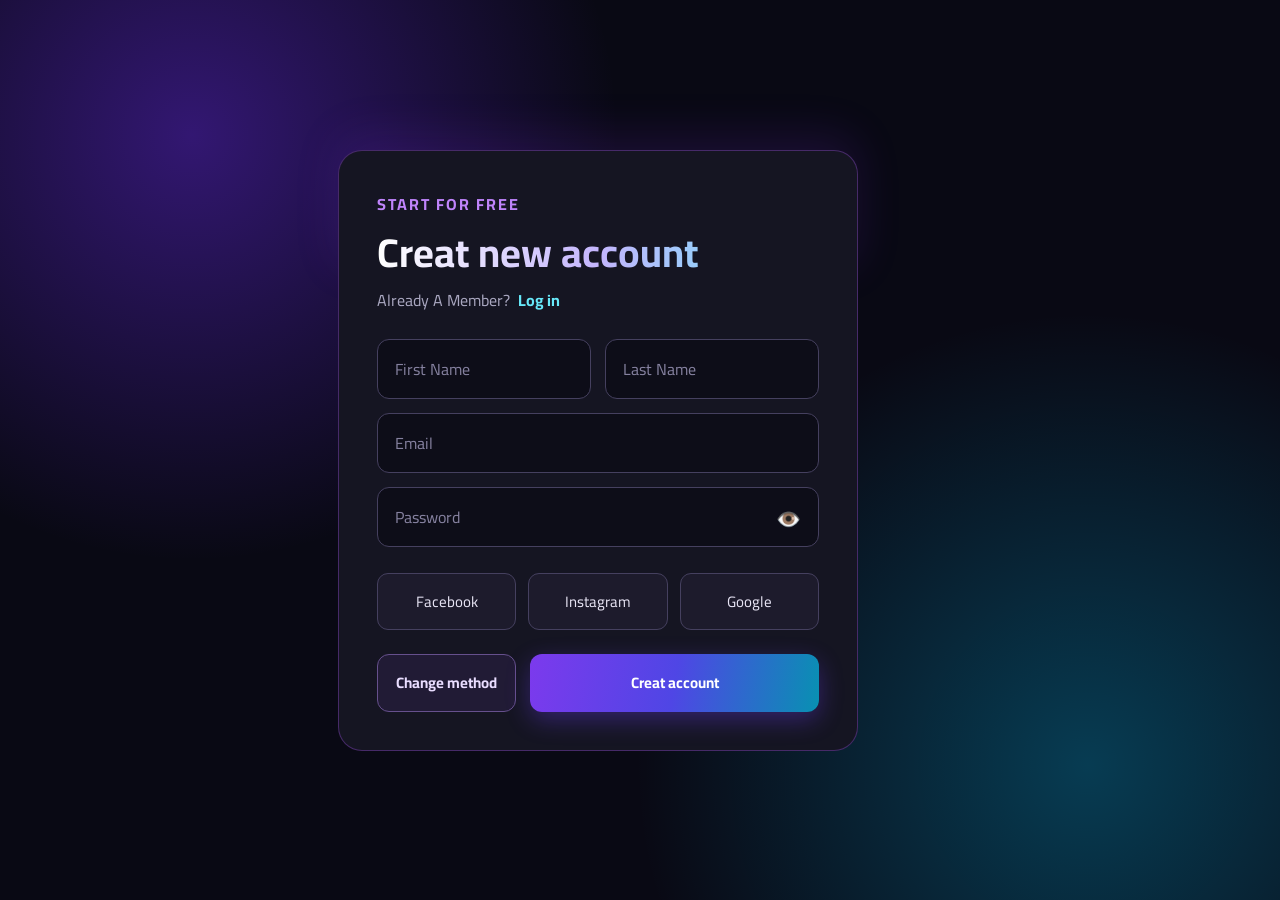
<file: logsign/index.html>
<!DOCTYPE html>
<html lang="en">
<head>
    <meta charset="UTF-8">
    <meta name="viewport" content="width=device-width, initial-scale=1.0">
    <title>Sign UP</title>
    <link rel="stylesheet" href="sign.css">
</head>
<body>
    <form>
    <div class="title">
<h4>Start For Free</h4>
<h2>Creat new account</h2>
    </div>
    <div class="Login">
        <p>Already A Member?</p>
        <a href="log.html">Log in</a>
    </div>
    <div class="inputs">
        <input id="first-name" type="text" placeholder="First Name" required>
        <input id="last-name" type="text" placeholder="Last Name" required>
        <input id="email" type="email" placeholder="Email" required>
    </div>
    <div class="password-box">
    <input id="password" type="password" placeholder="Password" required>
    <button type="button" id="togglePassword" onclick="show()">👁️</button>
    </div>
    <div class="socail-sign">
        <a href="https://www.facebook.com/">Facebook</a>
        <a href="https://www.instagram.com/">Instagram</a>
        <a href="https://www.google.com/">Google</a>
    </div>
    <div class="button">
        <button>Change method</button>
        <button id="creat" onclick="add()">Creat account</button>
    </div>
    </form>
    <script src="script2.js"></script>
</body>
</html>
</file>
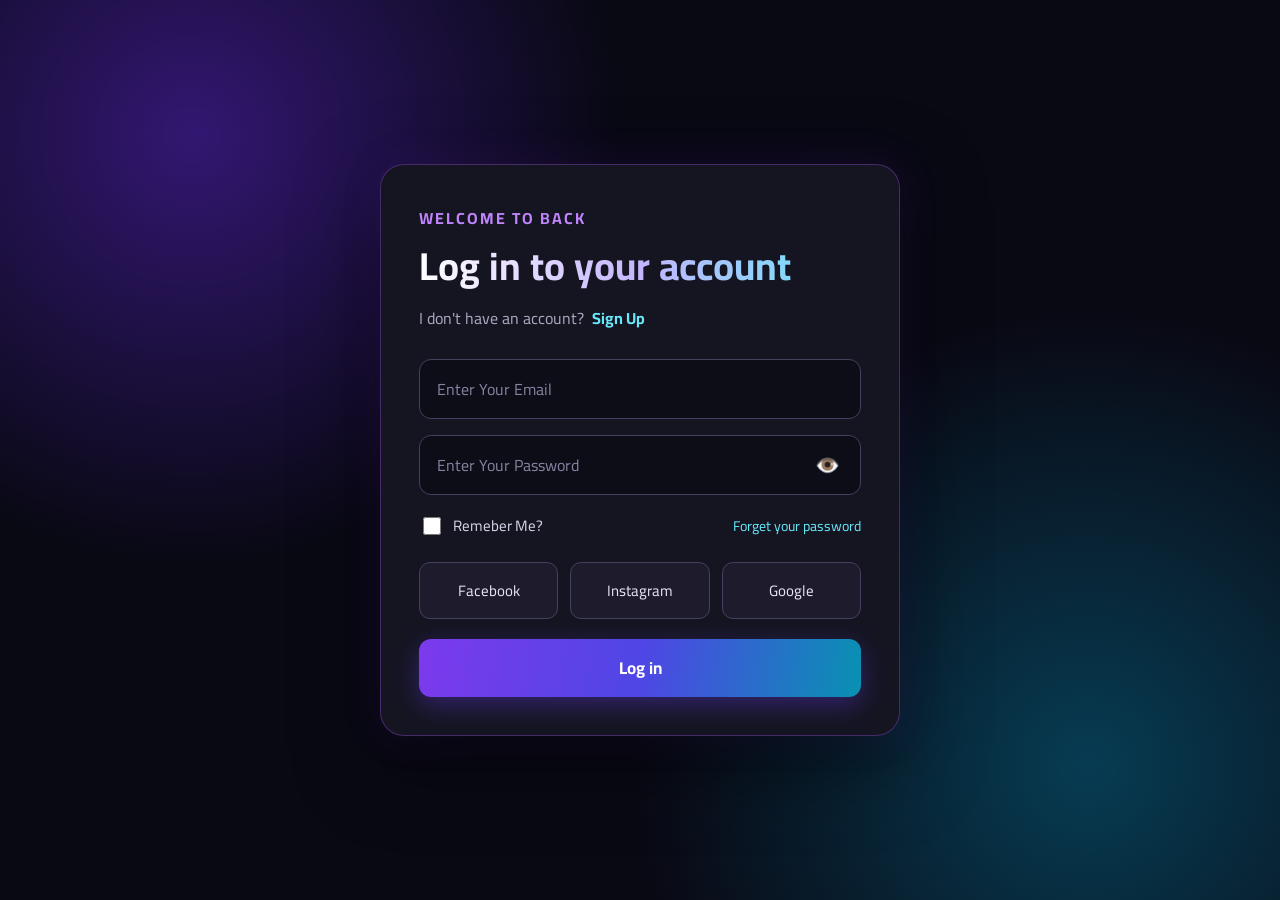
<file: log.html>
<!DOCTYPE html>
<html lang="en">
<head>
    <meta charset="UTF-8">
    <meta name="viewport" content="width=device-width, initial-scale=1.0">
    <title>Log in</title>
    <link rel="stylesheet" href="log.css">
</head>
<body>
        <div class="box-log">
            <div class="title-log">
                <h3>Welcome To Back</h3>
                <h2>Log in to your account</h2>
            </div>
            <div class="sign">
                <p>I don't have an account?</p>
                <a href="indix.html">Sign Up</a>
            </div>
            <div class="inputs-log">
                <input id="email-Log" class="email-log" type="email" placeholder="Enter Your Email" required>
                <b id="errorEmail">Invalid email address</b>
            </div>
            <div class="box-pass">
                <input id="password-log" class="pass-log" type="password" placeholder="Enter Your Password" required>
                <button type="button" id="togglePassword2" onclick="ShowPass()">👁️</button>
            </div>
            <b id="errorPass">Incorrect password</b>
            <div class="remeber">
                <label>
                    <input type="checkbox">Remeber Me?
                    <a href="">Forget your password</a>
                </label>
            </div>
            <div class="socail">
                <a href="https://www.facebook.com/">Facebook</a>
                <a href="https://www.instagram.com/">Instagram</a>
                <a href="https://www.google.com/">Google</a>
            </div>
            <button class="btn-log" onclick="login()">Log in</button>
        </div>
    <script src="script2.js"></script>
</body>
</html>
</file>
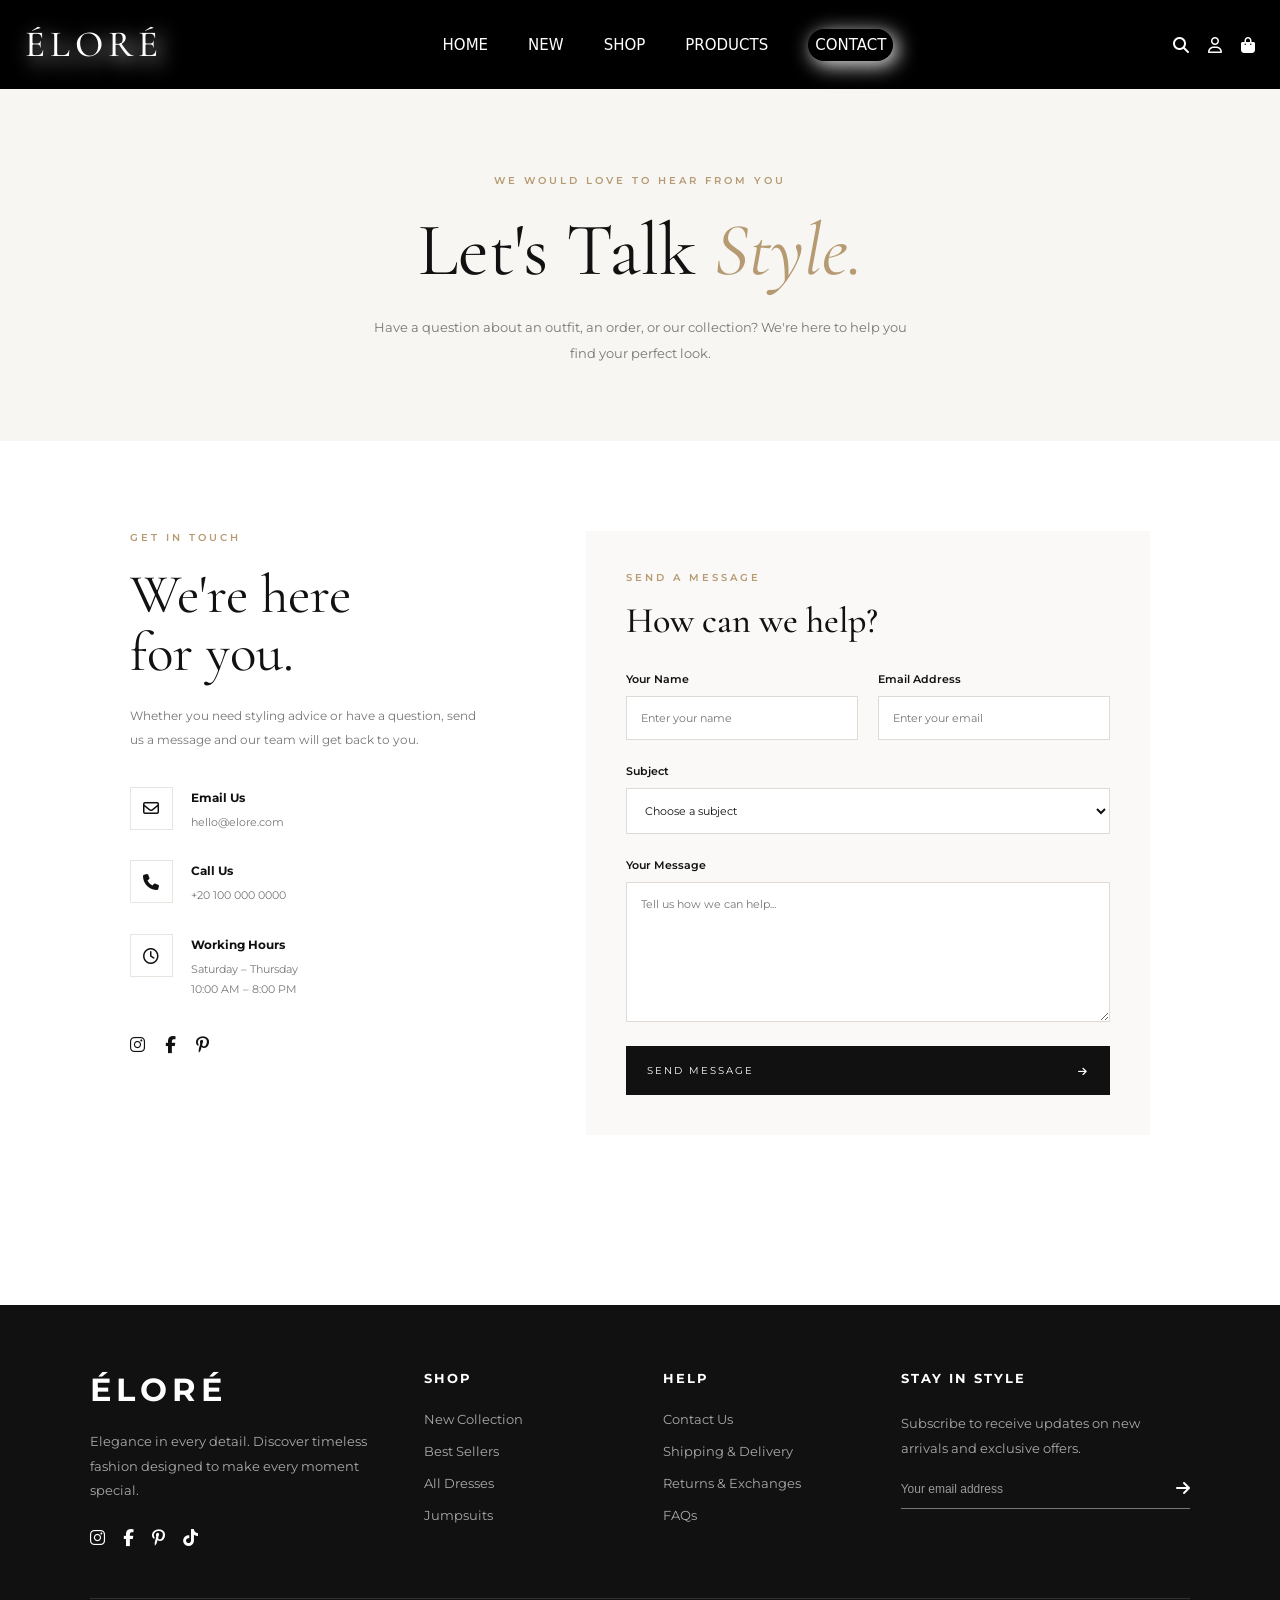
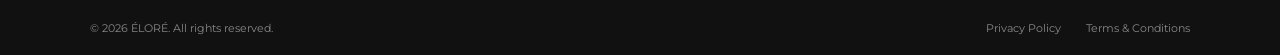
<file: packgeContact/contact.html>
<!DOCTYPE html>
<html lang="en">
<head>
    <meta charset="UTF-8">
    <meta name="viewport" content="width=device-width, initial-scale=1.0">
    <title>Contact Us | ÉLORÉ</title>
    <link rel="stylesheet" href="contact.css">
    <link rel="preconnect" href="https://fonts.googleapis.com">
    <link rel="preconnect" href="https://fonts.gstatic.com" crossorigin>
    <link href="https://fonts.googleapis.com/css2?family=Cormorant+Garamond:wght@400;500;600&family=Montserrat:wght@400;500;600&display=swap" rel="stylesheet">
    <link rel="stylesheet"
    href="https://cdnjs.cloudflare.com/ajax/libs/font-awesome/6.5.2/css/all.min.css">
</head>
<body>
    <header>
        <h2>ÉLORÉ</h2>
        <nav>
            <ul>
                <li><a href="/PackageHome/home.html">HOME</a></li>
                <li><a href="/PackgeNew/new.html">NEW</a></li>
                <li><a href="/PackageHome/home.html#SHOP">SHOP</a></li>
                <li><a href="/PackgeProducts/products.html">PRODUCTS</a></li>
                <li><a id="changeBackGround" href="/packgeContact/contact.html">CONTACT</a></li>
            </ul>
        </nav>
        <div class="header-icon">
            <i onclick="SearchHeader()" class="fa-solid fa-magnifying-glass"></i>
            <i onclick="SwitchAccount()" class="fa-regular fa-user"></i>
            <i onclick="navigationBuy()" class="fa-solid fa-bag-shopping"></i>
        </div>
    </header>
    <section class="contact-hero">
        <p class="small-title">WE WOULD LOVE TO HEAR FROM YOU</p>
        <h1>Let's Talk <span>Style.</span></h1>
        <p class="hero-description">
            Have a question about an outfit, an order, or our collection?
            We're here to help you find your perfect look.
        </p>
    </section>
    <!-- CONTACT CONTENT -->
    <main class="contact-container">
        <!-- CONTACT INFORMATION -->
        <section class="contact-info">
            <p class="section-label">GET IN TOUCH</p>
            <h2>We're here<br>for you.</h2>
            <p class="info-description">
                Whether you need styling advice or have a question,
                send us a message and our team will get back to you.
            </p>
            <div class="info-item">
                <div class="info-icon">
                    <i class="fa-regular fa-envelope"></i>
                </div>
                <div>
                    <h3>Email Us</h3>
                    <p>hello@elore.com</p>
                </div>
            </div>
            <div class="info-item">
                <div class="info-icon">
                    <i class="fa-solid fa-phone"></i>
                </div>
                <div>
                    <h3>Call Us</h3>
                    <p>+20 100 000 0000</p>
                </div>
            </div>
            <div class="info-item">
                <div class="info-icon">
                    <i class="fa-regular fa-clock"></i>
                </div>

                <div>
                    <h3>Working Hours</h3>
                    <p>Saturday – Thursday</p>
                    <p>10:00 AM – 8:00 PM</p>
                </div>
            </div>

            <div class="contact-social">
                <a href="#" aria-label="Instagram">
                    <i class="fa-brands fa-instagram"></i>
                </a>

                <a href="#" aria-label="Facebook">
                    <i class="fa-brands fa-facebook-f"></i>
                </a>

                <a href="#" aria-label="Pinterest">
                    <i class="fa-brands fa-pinterest-p"></i>
                </a>
            </div>

        </section>


        <!-- CONTACT FORM -->

        <section class="contact-form-section">

            <p class="section-label">SEND A MESSAGE</p>

            <h2>How can we help?</h2>

            <form action="#" method="post">

                <div class="input-row">

                    <div class="input-group">
                        <label for="name">Your Name</label>
                        <input
                            type="text"
                            id="name"
                            name="name"
                            placeholder="Enter your name"
                            required
                        >
                    </div>

                    <div class="input-group">
                        <label for="email">Email Address</label>
                        <input
                            type="email"
                            id="email"
                            name="email"
                            placeholder="Enter your email"
                            required
                        >
                    </div>

                </div>

                <div class="input-group">
                    <label for="subject">Subject</label>

                    <select id="subject" name="subject" required>
                        <option value="" disabled selected>
                            Choose a subject
                        </option>

                        <option value="orders">Orders & Shipping</option>
                        <option value="products">Products & Sizes</option>
                        <option value="returns">Returns & Exchanges</option>
                        <option value="styling">Styling Advice</option>
                        <option value="other">Other Inquiry</option>
                    </select>
                </div>

                <div class="input-group">
                    <label for="message">Your Message</label>

                    <textarea
                        id="message"
                        name="message"
                        rows="6"
                        placeholder="Tell us how we can help..."
                        required
                    ></textarea>
                </div>

                <button type="submit" class="send-btn">
                    SEND MESSAGE
                    <i class="fa-solid fa-arrow-right"></i>
                </button>

            </form>

        </section>

    </main>


    <!-- FOOTER -->

    <footer class="footer">
    <div class="footer-container">
        <div class="footer-brand">
            <h2>ÉLORÉ</h2>
            <p>
                Elegance in every detail.
                Discover timeless fashion designed
                to make every moment special.
            </p>
            <div class="footer-social">
                <a href="#"><i class="fa-brands fa-instagram"></i></a>
                <a href="#"><i class="fa-brands fa-facebook-f"></i></a>
                <a href="#"><i class="fa-brands fa-pinterest-p"></i></a>
                <a href="#"><i class="fa-brands fa-tiktok"></i></a>
            </div>
        </div>
        <div class="footer-links">
            <h3>SHOP</h3>
            <a href="#">New Collection</a>
            <a href="#">Best Sellers</a>
            <a href="#">All Dresses</a>
            <a href="#">Jumpsuits</a>
        </div>
        <div class="footer-links">
            <h3>HELP</h3>
            <a href="#">Contact Us</a>
            <a href="#">Shipping & Delivery</a>
            <a href="#">Returns & Exchanges</a>
            <a href="#">FAQs</a>
        </div>
        <div class="footer-newsletter">
            <h3>STAY IN STYLE</h3>
            <p>Subscribe to receive updates on new arrivals and exclusive offers.</p>
            <form class="newsletter-form">
                <input type="email" placeholder="Your email address" required>
                <button type="submit" aria-label="Subscribe">
                    <i class="fa-solid fa-arrow-right"></i>
                </button>
            </form>
        </div>
    </div>
    <div class="footer-bottom">
        <p>© 2026 ÉLORÉ. All rights reserved.</p>
        <div class="footer-bottom-links">
            <a href="#">Privacy Policy</a>
            <a href="#">Terms & Conditions</a>
        </div>
    </div>
</footer>
<script src="/script.js"></script>
</body>
</html>
</file>
<file: logsign/sign.css>
@import url('https://fonts.googleapis.com/css2?family=Cairo:wght@400;500;600;700;800&display=swap');

* {
    box-sizing: border-box;
}

body {
    min-height: 100vh;
    margin: 0;
    padding: 30px 18px;
    display: flex;
    flex-direction: column;
    justify-content: center;
    align-items: center;
    color: #fff;
    font-family: 'Cairo', sans-serif;
    background:
        radial-gradient(circle at 15% 15%, #712cff66, transparent 32%),
        radial-gradient(circle at 85% 85%, #00c8ff44, transparent 34%),
        #090914;
    animation: pageEnter .55s ease both;
}

.title,
.Login,
.inputs,
.password-box,
.socail-sign,
.button {
    width: min(100%, 520px);
    padding-right: 38px;
    padding-left: 38px;
    background: #151522;
}

.title {
    padding-top: 38px;
    border: 1px solid #a855f755;
    border-bottom: 0;
    border-radius: 24px 24px 0 0;
    box-shadow: 0 -15px 45px #8b35ff22;
}

.title h4 {
    margin: 0 0 8px;
    color: #c084fc;
    font-size: 16px;
    letter-spacing: 2px;
    text-transform: uppercase;
}

.title h2 {
    margin: 0;
    font-size: clamp(32px, 6vw, 40px);
    line-height: 1.3;
    background: linear-gradient(90deg, #fff, #c4b5fd, #67e8f9);
    -webkit-background-clip: text;
    background-clip: text;
    color: transparent;
}

.Login {
    display: flex;
    align-items: center;
    gap: 8px;
    padding-top: 6px;
    padding-bottom: 24px;
    border-left: 1px solid #a855f755;
    border-right: 1px solid #a855f755;
}

.Login p {
    margin: 0;
    color: #aaa8c1;
    font-size: 16px;
}

.Login a {
    color: #67e8f9;
    font-size: 16px;
    font-weight: 700;
    text-decoration: none;
}

.Login a:hover {
    color: #c084fc;
    text-decoration: underline;
}

.inputs {
    display: grid;
    grid-template-columns: 1fr 1fr;
    gap: 14px;
    border-left: 1px solid #a855f755;
    border-right: 1px solid #a855f755;
}

.inputs input,
.password-box input {
    width: 100%;
    height: 60px;
    padding: 0 17px;
    border: 1px solid #45405f;
    border-radius: 12px;
    outline: none;
    background: #0d0d18;
    color: #fff;
    font: inherit;
    font-size: 16px;
    transition: border-color .2s, box-shadow .2s;
}

.inputs input::placeholder,
.password-box input::placeholder {
    color: #85819f;
}

.inputs input:focus,
.password-box input:focus {
    border-color: #a855f7;
    box-shadow: 0 0 0 4px #a855f733;
}

#email {
    grid-column: 1 / -1;
}

.password-box {
    position: relative;
    padding-top: 14px;
    padding-bottom: 18px;
    border-left: 1px solid #a855f755;
    border-right: 1px solid #a855f755;
}

.password-box input {
    padding-right: 58px;
}

#togglePassword {
    position: absolute;
    top: 50%;
    right: 48px;
    transform: translateY(-50%);
    padding: 8px;
    border: 0;
    background: transparent;
    color: #c084fc;
    font-size: 20px;
    cursor: pointer;
}

.socail-sign {
    display: grid;
    grid-template-columns: repeat(3, 1fr);
    gap: 12px;
    padding-top: 8px;
    padding-bottom: 20px;
    border-left: 1px solid #a855f755;
    border-right: 1px solid #a855f755;
}

.socail-sign a {
    padding: 13px 8px;
    border: 1px solid #45405f;
    border-radius: 11px;
    background: #1d1b2c;
    color: #e8e5f5;
    font-size: 15px;
    text-align: center;
    text-decoration: none;
    transition: .2s ease;
}

.socail-sign a:hover {
    transform: translateY(-3px);
    border-color: #a855f7;
    background: #29213d;
    box-shadow: 0 7px 20px #a855f733;
}

.button {
    display: flex;
    gap: 14px;
    padding-top: 4px;
    padding-bottom: 38px;
    border: 1px solid #a855f755;
    border-top: 0;
    border-radius: 0 0 24px 24px;
}

.button button {
    min-height: 58px;
    padding: 0 18px;
    border: 1px solid #66508d;
    border-radius: 12px;
    background: #211b35;
    color: #e9ddff;
    font: inherit;
    font-size: 15px;
    font-weight: 700;
    cursor: pointer;
    transition: .2s ease;
}

.button button:hover {
    transform: translateY(-2px);
    border-color: #c084fc;
    box-shadow: 0 7px 20px #a855f744;
}

#creat {
    flex: 1;
    border: 0;
    background: linear-gradient(100deg, #7c3aed, #4f46e5, #0891b2);
    color: white;
    box-shadow: 0 8px 24px #7040ff55;
}

#creat:hover {
    filter: brightness(1.12);
    box-shadow: 0 10px 30px #8b5cf6aa;
}

body.page-leaving {
    animation: pageLeave .35s ease forwards;
}

@keyframes pageEnter {
    from {
        opacity: 0;
        transform: translateY(14px);
    }
    to {
        opacity: 1;
        transform: translateY(0);
    }
}

@keyframes pageLeave {
    to {
        opacity: 0;
        transform: translateY(-10px);
    }
}

@media (max-width: 520px) {
    .title,
    .Login,
    .inputs,
    .password-box,
    .socail-sign,
    .button {
        padding-right: 22px;
        padding-left: 22px;
    }

    .inputs {
        grid-template-columns: 1fr;
    }

    #email {
        grid-column: auto;
    }

    .button {
        flex-direction: column;
    }
}

@media (prefers-reduced-motion: reduce) {
    body,
    body.page-leaving {
        animation-duration: .01ms;
    }
}
</file>
<file: log.css>
@import url('https://fonts.googleapis.com/css2?family=Cairo:wght@400;500;600;700;800&display=swap');

* {
    box-sizing: border-box;
}

body {
    min-height: 100vh;
    margin: 0;
    padding: 30px 18px;
    display: grid;
    place-items: center;
    color: #fff;
    font-family: 'Cairo', sans-serif;
    background:
        radial-gradient(circle at 15% 15%, #712cff66, transparent 32%),
        radial-gradient(circle at 85% 85%, #00c8ff44, transparent 34%),
        #090914;
    animation: pageEnter .55s ease both;
}

.box-log {
    width: min(100%, 520px);
    padding: 38px;
    border: 1px solid #a855f755;
    border-radius: 24px;
    background: #151522;
    box-shadow: 0 25px 80px #0008, 0 0 40px #8b35ff22;
}

.title-log h3 {
    margin: 0 0 8px;
    color: #c084fc;
    font-size: 16px;
    letter-spacing: 2px;
    text-transform: uppercase;
}

.title-log h2 {
    margin: 0;
    font-size: clamp(30px, 6vw, 39px);
    line-height: 1.3;
    background: linear-gradient(90deg, #fff, #c4b5fd, #67e8f9);
    -webkit-background-clip: text;
    background-clip: text;
    color: transparent;
}

.sign {
    display: flex;
    align-items: center;
    gap: 8px;
    margin: 12px 0 26px;
}

.sign p {
    margin: 0;
    color: #aaa8c1;
    font-size: 16px;
}

.sign a,
.remeber a {
    color: #67e8f9;
    text-decoration: none;
}

.sign a {
    font-size: 16px;
    font-weight: 700;
}

.sign a:hover,
.remeber a:hover {
    color: #c084fc;
    text-decoration: underline;
}

.inputs-log,
.box-pass {
    position: relative;
    margin-bottom: 16px;
}

.email-log,
.pass-log {
    width: 100%;
    height: 60px;
    padding: 0 17px;
    border: 1px solid #45405f;
    border-radius: 12px;
    outline: none;
    background: #0d0d18;
    color: #fff;
    font: inherit;
    font-size: 16px;
    transition: border-color .2s, box-shadow .2s;
}

.email-log::placeholder,
.pass-log::placeholder {
    color: #85819f;
}

.email-log:focus,
.pass-log:focus {
    border-color: #a855f7;
    box-shadow: 0 0 0 4px #a855f733;
}

.pass-log {
    padding-right: 58px;
}

#togglePassword2 {
    position: absolute;
    top: 50%;
    right: 13px;
    transform: translateY(-50%);
    padding: 8px;
    border: 0;
    background: transparent;
    color: #c084fc;
    font-size: 20px;
    cursor: pointer;
}

.remeber {
    margin: 4px 0 22px;
}

.remeber label {
    display: flex;
    align-items: center;
    gap: 9px;
    color: #d8d5e8;
    font-size: 15px;
}

.remeber input[type="checkbox"] {
    width: 18px;
    height: 18px;
    accent-color: #8b5cf6;
    cursor: pointer;
}

.remeber a {
    margin-left: auto;
    font-size: 14px;
}

.socail {
    display: grid;
    grid-template-columns: repeat(3, 1fr);
    gap: 12px;
    margin-bottom: 20px;
}

.socail a {
    padding: 13px 8px;
    border: 1px solid #45405f;
    border-radius: 11px;
    background: #1d1b2c;
    color: #e8e5f5;
    font-size: 15px;
    text-align: center;
    text-decoration: none;
    transition: .2s ease;
}

.socail a:hover {
    transform: translateY(-3px);
    border-color: #a855f7;
    background: #29213d;
    box-shadow: 0 7px 20px #a855f733;
}

.btn-log {
    width: 100%;
    min-height: 58px;
    border: 0;
    border-radius: 12px;
    background: linear-gradient(100deg, #7c3aed, #4f46e5, #0891b2);
    color: #fff;
    font: inherit;
    font-size: 17px;
    font-weight: 700;
    cursor: pointer;
    box-shadow: 0 8px 24px #7040ff55;
    transition: .2s ease;
}

.btn-log:hover {
    transform: translateY(-2px);
    filter: brightness(1.12);
    box-shadow: 0 10px 30px #8b5cf6aa;
}
#errorEmail{
    color: red;
    padding-left: 4px;
    display: none;
    transition: 0.5s;
}
#errorEmail::before{
    content: "❌ ";
    font-size: 15px;
}
#errorPass{
    color: red;
    padding-left: 4px;
    position: relative;
    bottom: 16px;
    display: none;
}
#errorPass::before{
    content: "❌ ";
    font-size: 15px;
}

@keyframes pageEnter {
    from {
        opacity: 0;
        transform: translateY(14px);
    }
    to {
        opacity: 1;
        transform: translateY(0);
    }
}

@media (max-width: 480px) {
    .box-log {
        padding: 28px 22px;
    }

    .remeber label {
        font-size: 14px;
    }
}
</file>
<file: packgeContact/contact.css>
* {
    margin: 0;
    padding: 0;
    box-sizing: border-box;
}

:root {
    --black: #111;
    --white: #fff;
    --gray: #777;
    --light-gray: #e8e5e0;
    --gold: #b59a72;
}

body {
    background-color: var(--white);
    color: var(--black);
    font-family: 'Montserrat', sans-serif;
}

/* HEADER */

header{
    display: flex;
    justify-content: space-between;
    align-items: center;
    padding: 15px 25px;
    background-color: black;
    color: white;
    position: sticky;
    top: 0;
    z-index: 999;
    animation: change linear both;
    animation-timeline: scroll();
}
@keyframes change {
    from{
        background-color: black;
    }
    to{
        background-color: rgba(0, 0, 0, 0.151);
    }
}
header h2{
    font-size: 28px;
    letter-spacing: 3px;
    font-family: 'Cormorant Garamond', serif;
    font-size: 37px;
    font-weight: 500;
    letter-spacing: 5px;
    text-shadow: 6px 6px 20px white;
}
header nav ul{
    display: flex;
    gap: 40px;
    list-style: none;
    padding: 20px;
}
header li{
    transition: 0.5s;
}
header li:hover{
    transform: scale(1.2);
}
header a{
    text-decoration: none;
    font-size: 15px;
    font-family: system-ui, -apple-system, BlinkMacSystemFont, 'Segoe UI', Roboto, Oxygen, Ubuntu, Cantarell, 
    'Open Sans', 'Helvetica Neue', sans-serif;
    text-transform: uppercase;
    color: white;
    transition: 0.5s;
}
#changeBackGround{
    background-color: rgba(0, 0, 0, 0.212);
    box-shadow: 4px 4px 20px white;
    color: white;
    text-shadow: 3px 3px 20px black;
    border-radius: 20px;
    padding: 7px;
}
header a:hover{
    background-color: rgba(0, 0, 0, 0.212);
    box-shadow: 4px 4px 20px white;
    color: white;
    text-shadow: 3px 3px 20px black;
    border-radius: 20px;
    padding: 7px;
}
.header-icon{
    display: flex;
    gap: 19px;
}
.fa-magnifying-glass , .fa-user , .fa-bag-shopping{
    font-size: 16px;
    font-family: system-ui, -apple-system, BlinkMacSystemFont, 'Segoe UI', Roboto, Oxygen, Ubuntu, Cantarell, 
    'Open Sans', 'Helvetica Neue', sans-serif;
    font-weight: bold;
    cursor: pointer;
    transition: 0.5s;
}
.fa-magnifying-glass:hover , .fa-user:hover , .fa-bag-shopping:hover{
    background-color: rgba(0, 0, 0, 0.212);
    box-shadow: 4px 4px 40px white;
    color: white;
    text-shadow: 3px 3px 20px black;
    border-radius: 30px;
    padding: 12px;
    transform: scale(1.2);
}



/* HERO */

.contact-hero {
    text-align: center;
    padding: 85px 20px 75px;
    background-color: #f7f6f3;
}

.small-title,
.section-label {
    font-size: 10px;
    letter-spacing: 3px;
    font-weight: 600;
    color: var(--gold);
}

.contact-hero h1 {
    font-family: 'Cormorant Garamond', serif;
    font-size: clamp(45px, 7vw, 75px);
    font-weight: 400;
    margin: 18px 0;
}

.contact-hero h1 span {
    font-style: italic;
    color: var(--gold);
}

.hero-description {
    max-width: 550px;
    margin: auto;
    color: var(--gray);
    font-size: 13px;
    line-height: 2;
}


/* MAIN CONTENT */

.contact-container {
    display: grid;
    grid-template-columns: 0.8fr 1.2fr;
    gap: 80px;
    max-width: 1200px;
    margin: auto;
    padding: 90px 7%;
}


/* CONTACT INFO */

.contact-info h2 {
    font-family: 'Cormorant Garamond', serif;
    font-size: 55px;
    font-weight: 400;
    line-height: 1.05;
    margin: 22px 0;
}

.info-description {
    color: var(--gray);
    font-size: 12px;
    line-height: 2;
    max-width: 350px;
    margin-bottom: 35px;
}

.info-item {
    display: flex;
    align-items: flex-start;
    gap: 18px;
    margin-bottom: 28px;
}

.info-icon {
    width: 43px;
    height: 43px;
    border: 1px solid var(--light-gray);
    display: flex;
    justify-content: center;
    align-items: center;
    flex-shrink: 0;
    transition: 0.3s;
}

.info-item:hover .info-icon {
    background-color: var(--black);
    color: var(--white);
}

.info-item h3 {
    font-size: 12px;
    margin: 3px 0 8px;
}

.info-item p {
    color: var(--gray);
    font-size: 11px;
    line-height: 1.8;
    overflow-wrap: anywhere;
}

.contact-social {
    display: flex;
    gap: 20px;
    margin-top: 35px;
}

.contact-social a {
    color: var(--black);
    font-size: 17px;
    transition: 0.3s;
}

.contact-social a:hover {
    color: var(--gold);
    transform: translateY(-4px);
}


/* CONTACT FORM */

.contact-form-section {
    background-color: #faf9f7;
    padding: 40px;
}

.contact-form-section h2 {
    font-family: 'Cormorant Garamond', serif;
    font-size: 36px;
    font-weight: 500;
    margin: 15px 0 30px;
}

.input-row {
    display: grid;
    grid-template-columns: 1fr 1fr;
    gap: 20px;
}

.input-group {
    display: flex;
    flex-direction: column;
    margin-bottom: 24px;
}

.input-group label {
    font-size: 11px;
    font-weight: 600;
    margin-bottom: 10px;
}

.input-group input,
.input-group select,
.input-group textarea {
    width: 100%;
    padding: 14px;
    border: 1px solid #dedbd6;
    background-color: var(--white);
    outline: none;
    font-family: 'Montserrat', sans-serif;
    font-size: 11px;
    color: var(--black);
    transition: 0.3s;
    border-radius: 0;
}

.input-group input:focus,
.input-group select:focus,
.input-group textarea:focus {
    border-color: var(--gold);
    box-shadow: 0 0 0 2px #b59a721a;
}

.input-group textarea {
    resize: vertical;
    min-height: 140px;
}

.send-btn {
    width: 100%;
    display: flex;
    justify-content: space-between;
    align-items: center;
    padding: 17px 20px;
    background-color: var(--black);
    color: var(--white);
    border: 1px solid var(--black);
    font-family: 'Montserrat', sans-serif;
    font-size: 10px;
    letter-spacing: 2px;
    cursor: pointer;
    transition: 0.3s;
}

.send-btn:hover {
    background-color: var(--gold);
    border-color: var(--gold);
    color: var(--black);
}


/* FOOTER */

.footer {
    background-color: #111;
    color: #fff;
    padding: 65px 7% 20px;
    margin-top: 80px;
}

.footer-container {
    display: grid;
    grid-template-columns: 1.5fr 1fr 1fr 1.5fr;
    gap: 45px;
    padding-bottom: 50px;
}

.footer-brand h2 {
    font-size: 32px;
    letter-spacing: 5px;
    margin-bottom: 20px;
}

.footer-brand p,
.footer-newsletter p {
    color: #aaa;
    font-size: 13px;
    line-height: 1.9;
    max-width: 280px;
}

.footer-social {
    display: flex;
    gap: 18px;
    margin-top: 25px;
}

.footer-social a {
    color: #fff;
    font-size: 17px;
    transition: 0.3s;
}

.footer-social a:hover {
    color: #c5a880;
    transform: translateY(-4px);
}

.footer-links,
.footer-newsletter {
    display: flex;
    flex-direction: column;
    align-items: flex-start;
}

.footer-links h3,
.footer-newsletter h3 {
    font-size: 13px;
    letter-spacing: 2px;
    margin-bottom: 25px;
}

.footer-links a {
    color: #aaa;
    text-decoration: none;
    font-size: 13px;
    margin-bottom: 16px;
    transition: 0.3s;
}

.footer-links a:hover {
    color: #fff;
    padding-left: 5px;
}

.footer-newsletter p {
    margin-bottom: 20px;
}

.newsletter-form {
    width: 100%;
    display: flex;
    border-bottom: 1px solid #777;
    padding-bottom: 10px;
}

.newsletter-form input {
    width: 100%;
    background: transparent;
    border: none;
    outline: none;
    color: #fff;
    font-size: 12px;
}

.newsletter-form input::placeholder {
    color: #999;
}

.newsletter-form button {
    background: transparent;
    color: #fff;
    border: none;
    cursor: pointer;
    font-size: 16px;
    transition: 0.3s;
}

.newsletter-form button:hover {
    color: #c5a880;
    transform: translateX(4px);
}

.footer-bottom {
    border-top: 1px solid #333;
    padding-top: 22px;
    display: flex;
    justify-content: space-between;
    align-items: center;
    gap: 20px;
    flex-wrap: wrap;
}

.footer-bottom p,
.footer-bottom-links a {
    color: #888;
    font-size: 11px;
    text-decoration: none;
}

.footer-bottom-links {
    display: flex;
    gap: 25px;
}

.footer-bottom-links a:hover {
    color: #fff;
}

/* RESPONSIVE */

@media (max-width: 900px) {
    .footer-container {
        grid-template-columns: repeat(2, 1fr);
        gap: 40px 25px;
    }
}

@media (max-width: 500px) {
    .footer {
        padding: 45px 6% 20px;
    }

    .footer-container {
        grid-template-columns: 1fr 1fr;
        gap: 35px 20px;
    }

    .footer-brand,
    .footer-newsletter {
        grid-column: 1 / -1;
    }

    .footer-bottom {
        flex-direction: column;
        align-items: flex-start;
    }

    .footer-bottom-links {
        flex-wrap: wrap;
        gap: 15px;
    }
}

/* =========================
   TABLET
========================= */

@media (min-width: 501px) and (max-width: 900px) {

    header {
        padding: 12px 15px;
        gap: 12px;
    }

    header h2 {
        font-size: 28px;
        letter-spacing: 3px;
    }

    header nav ul {
        gap: 15px;
        padding: 10px 0;
    }

    header a {
        font-size: 11px;
    }

    .header-icon {
        gap: 12px;
    }

    .CONTAINERS-LONGSLEEVED,
    .CONTAINERS-STRAPLESS,
    .CONTAINERS-ONE-SHOULDER,
    .CONTAINERS-OFF-SHOULDER,
    .CONTAINERS-JUMPSUITS {
        grid-template-columns: repeat(3, minmax(0, 1fr));
        gap: 25px 15px;
        padding: 0 20px;
        margin-top: 45px;
    }

    .CONTAINERS-LONGSLEEVED img,
    .CONTAINERS-STRAPLESS img,
    .CONTAINERS-ONE-SHOULDER img,
    .CONTAINERS-OFF-SHOULDER img,
    .CONTAINERS-JUMPSUITS img {
        width: 100%;
        height: auto;
        aspect-ratio: 2 / 3;
        object-fit: cover;
    }

    .hero-section h2,
    .STRAPLESS-SECTION h2,
    .ONE-SHOULDER-SECTION h2,
    .OFF-SHOULDER-SECTION h2,
    .JUMPSUITS-SECTION h2 {
        font-size: 26px;
    }
}


/* =========================
   MOBILE
========================= */

@media (max-width: 500px) {

    /* HEADER */
    header {
        padding: 12px;
        flex-wrap: wrap;
        gap: 10px;
    }

    header h2 {
        font-size: 25px;
        letter-spacing: 3px;
    }

    header nav {
        order: 3;
        width: 100%;
        overflow-x: auto;
    }

    header nav ul {
        display: flex;
        gap: 20px;
        padding: 10px 2px;
        width: max-content;
    }

    header a {
        font-size: 11px;
        white-space: nowrap;
    }

    .header-icon {
        gap: 14px;
    }

    .fa-magnifying-glass,
    .fa-user,
    .fa-bag-shopping {
        font-size: 14px;
    }

    /* SECTION TITLES */
    .hero-section h2,
    .STRAPLESS-SECTION h2,
    .ONE-SHOULDER-SECTION h2,
    .OFF-SHOULDER-SECTION h2,
    .JUMPSUITS-SECTION h2 {
        font-size: 22px;
        letter-spacing: 1px;
        margin-top: 30px;
        padding: 0 8px;
    }

    .hero1,
    .hero2 {
        width: 30%;
    }

    /* PRODUCTS: TWO COLUMNS */
    .CONTAINERS-LONGSLEEVED,
    .CONTAINERS-STRAPLESS,
    .CONTAINERS-ONE-SHOULDER,
    .CONTAINERS-OFF-SHOULDER,
    .CONTAINERS-JUMPSUITS {
        grid-template-columns: repeat(2, minmax(0, 1fr));
        gap: 25px 12px;
        padding: 0 12px;
        margin-top: 35px;
    }

    .CONTAINERS-LONGSLEEVED img,
    .CONTAINERS-STRAPLESS img,
    .CONTAINERS-ONE-SHOULDER img,
    .CONTAINERS-OFF-SHOULDER img,
    .CONTAINERS-JUMPSUITS img {
        display: block;
        width: 100%;
        height: auto;
        aspect-ratio: 2 / 3;
        object-fit: cover;
        border-radius: 12px;
    }

    .BOX-LONGSLEEVED,
    .BOX-STRAPLESS,
    .BOX-ONE-SHOULDER,
    .BOX-OFF-SHOULDER,
    .BOX-JUMPSUITS {
        display: block;
        width: 100%;
        min-width: 0;
    }

    /* SECOND IMAGE */
    .BOX-LONGSLEEVED .img2,
    .BOX-STRAPLESS .img2,
    .BOX-ONE-SHOULDER .img2,
    .BOX-OFF-SHOULDER .img2,
    .BOX-JUMPSUITS .img2 {
        position: absolute;
        top: 0;
        left: 0;
        width: 100%;
        height: 100%;
        object-fit: cover;
        opacity: 0;
        transition: opacity 0.5s ease;
        pointer-events: none;
    }

    /* FOOTER */
    .footer {
        padding: 40px 6% 20px;
        margin-top: 50px;
    }

    .footer-container {
        grid-template-columns: repeat(2, minmax(0, 1fr));
        gap: 30px 18px;
        padding-bottom: 35px;
    }

    .footer-brand,
    .footer-newsletter {
        grid-column: 1 / -1;
    }

    .footer-brand h2 {
        font-size: 27px;
        letter-spacing: 4px;
    }

    .footer-links h3,
    .footer-newsletter h3 {
        font-size: 12px;
        letter-spacing: 1px;
        margin-bottom: 18px;
    }

    .footer-links a {
        font-size: 12px;
        margin-bottom: 12px;
    }

    .footer-bottom {
        flex-direction: column;
        align-items: flex-start;
        gap: 15px;
    }

    .footer-bottom-links {
        flex-wrap: wrap;
        gap: 12px;
    }
}



/* TABLET */

@media (max-width: 900px) {
    header {
        padding: 18px 4%;
        gap: 15px;
    }

    header nav {
        gap: 16px;
    }

    header nav a {
        font-size: 10px;
    }

    .logo {
        font-size: 30px;
        letter-spacing: 3px;
    }

    .header-icons {
        gap: 12px;
    }

    .contact-container {
        gap: 35px;
        padding: 65px 5%;
    }

    .contact-info h2 {
        font-size: 45px;
    }

    .contact-form-section {
        padding: 28px;
    }
}


/* MOBILE */

@media (max-width: 600px) {
    header {
        flex-wrap: wrap;
        padding: 15px 5%;
        gap: 15px;
    }

    .logo {
        font-size: 30px;
    }

    .header-icons {
        gap: 16px;
    }

    header nav {
        order: 3;
        width: 100%;
        overflow-x: auto;
        gap: 22px;
        padding: 5px 0;
    }

    header nav a {
        white-space: nowrap;
    }

    .contact-hero {
        padding: 60px 20px;
    }

    .small-title {
        font-size: 9px;
        letter-spacing: 2px;
    }

    .contact-hero h1 {
        font-size: 48px;
    }

    .hero-description {
        font-size: 12px;
    }

    .contact-container {
        grid-template-columns: 1fr;
        gap: 45px;
        padding: 50px 5%;
    }

    .contact-info h2 {
        font-size: 45px;
    }

    .contact-form-section {
        padding: 25px 18px;
    }

    .contact-form-section h2 {
        font-size: 30px;
    }

    .input-row {
        grid-template-columns: 1fr;
        gap: 0;
    }

    .input-group input,
    .input-group select,
    .input-group textarea {
        font-size: 12px;
    }
}


/* SMALL PHONES */

@media (max-width: 350px) {
    .contact-hero h1 {
        font-size: 40px;
    }

    .contact-form-section {
        padding: 20px 14px;
    }

    header nav {
        gap: 15px;
    }
}
</file>
